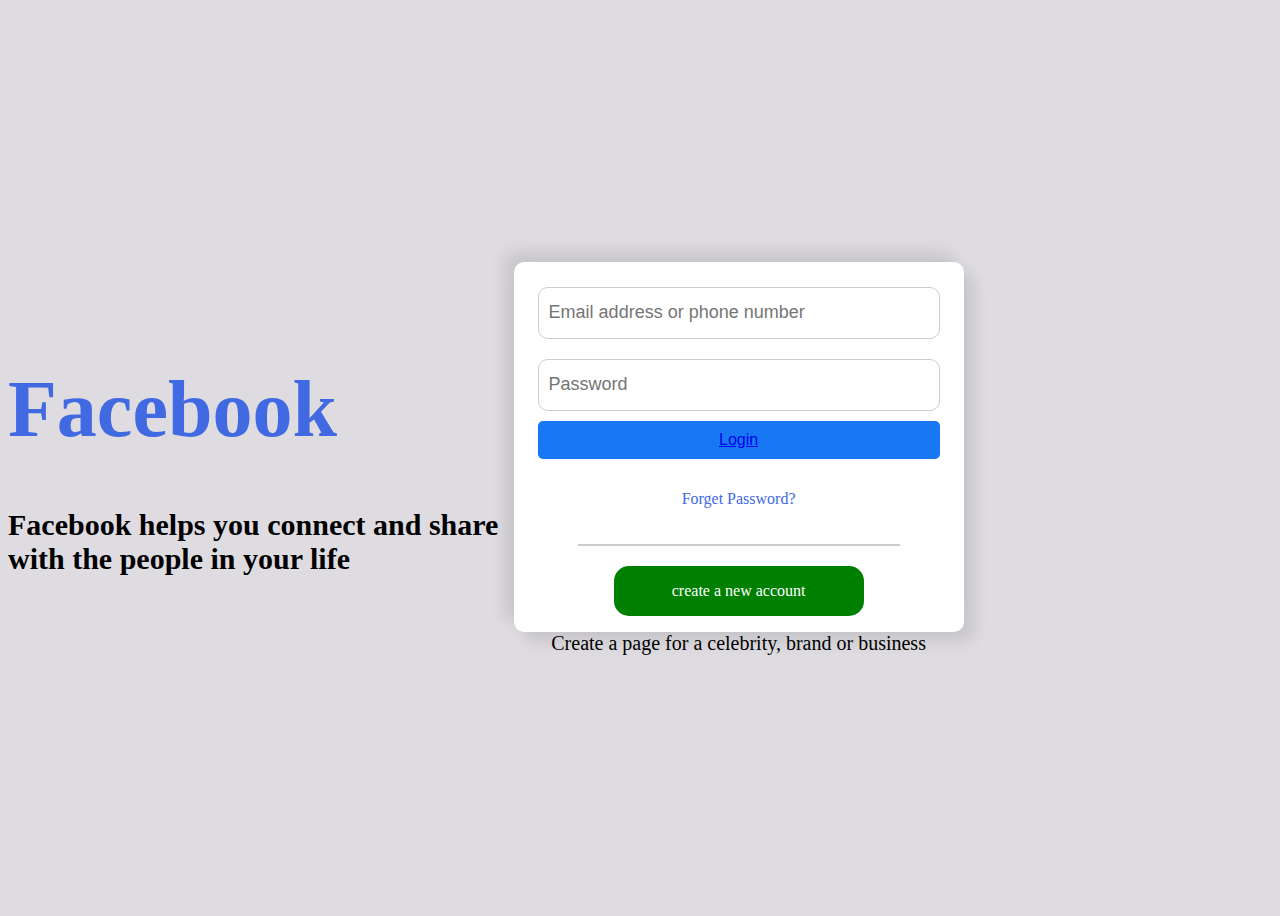
<file: index.html>
<!DOCTYPE html>
<html lang="en">
<head>
    <meta charset="UTF-8">
    <meta name="viewport" content="width=device-width, initial-scale=1.0">
    <title>Facebook</title>
    <link rel="stylesheet" href="./style.css">
</head>
<body>
    <div class="Container">
        <div class="LeftPart">
            <h1>Facebook</h1>
            <h3>Facebook helps you connect and share with the people in your life</h3>

        </div>
        <div class="RightPart">
            <div class="LoginPage">
                <form action="">
                <input type="text" placeholder="Email address or phone number">
                <input type="password" placeholder="Password ">
                <button><a href="./Dash.html" target="_blank">Login</a></button>
                 </form>
                 <p>Forget Password?</p>
                 <hr>
                 <div class="CreateAccount">
                    create a new account
                 </div>
            </div>
            <div class="Footer">
                <span>Create a page for a celebrity, brand or business</span>
            </div>

        </div>
    </div>
    
</body>
</html>
</file>
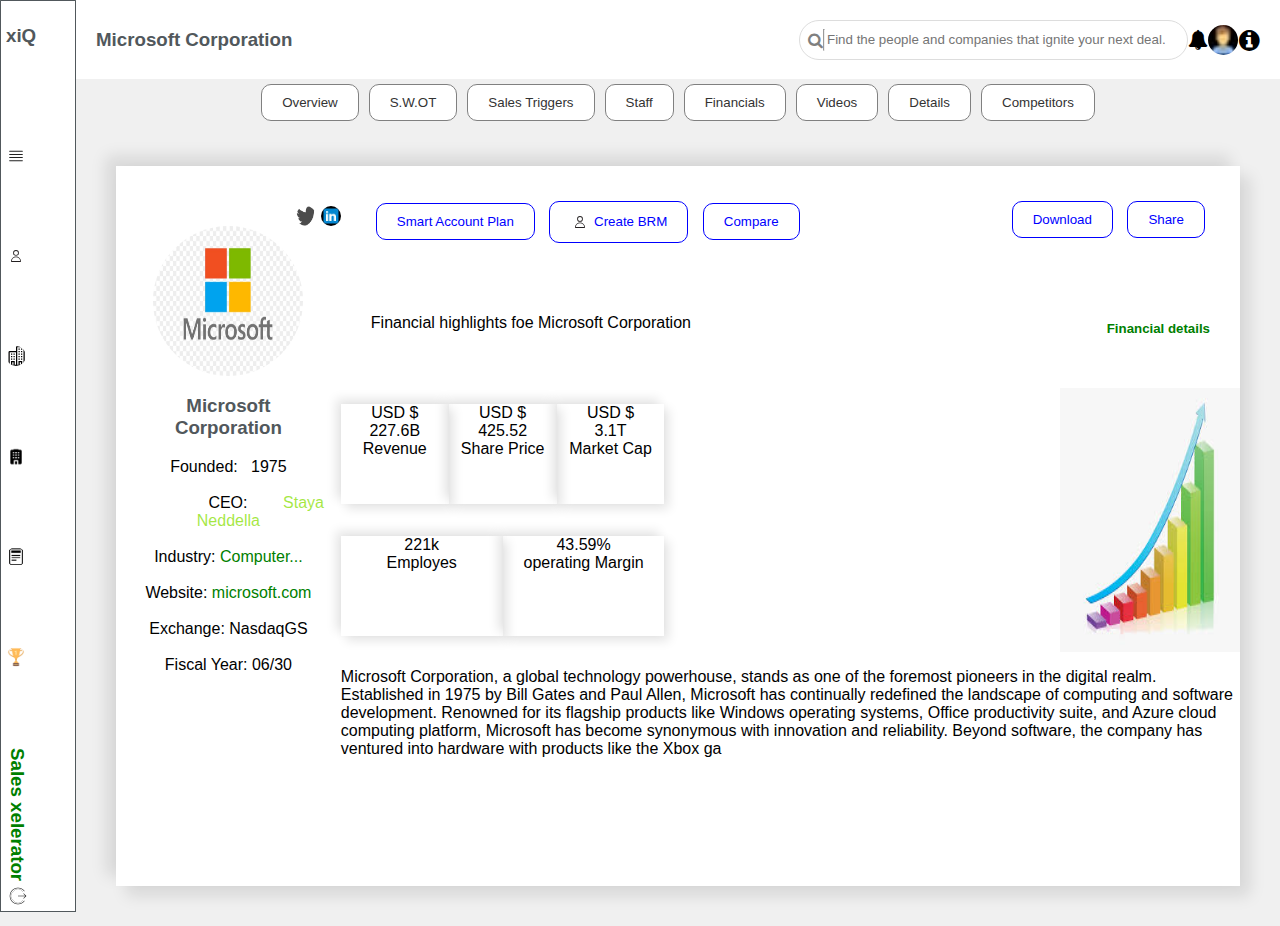
<file: Dash.html>
<!DOCTYPE html>
<html lang="en">

<head>
  <meta charset="UTF-8" />
  <meta name="viewport" content="width=device-width, initial-scale=1.0" />
  <title>Document</title>
  <link rel="stylesheet" href="./Dash.css" />
  <link rel="stylesheet" href="https://cdnjs.cloudflare.com/ajax/libs/font-awesome/4.7.0/css/font-awesome.min.css" />
  <link rel="stylesheet" href="https://cdnjs.cloudflare.com/ajax/libs/font-awesome/4.7.0/css/font-awesome.min.css" />
  <link rel="stylesheet" href="https://cdnjs.cloudflare.com/ajax/libs/font-awesome/4.7.0/css/font-awesome.min.css" />
</head>

<body>
  <div class="Main">
    <div class="SideBar">
      <h3>xiQ</h3>
      <img src="./category.svg" alt="cate" class="Cat" />
      <img src="./profile.svg" alt="profile" class="Cat" />
      <img src="./building.svg" alt="building" class="Cat" />
      <img src="./icons8-building-48.png" alt="icon" class="Cat" />
      <img src="./icons8-file-64.png" alt="icon" class="Cat" />
      <img src="./icons8-trophy-48.png" alt="icon" class="Cat" />
      <h3 class="vertical-text">
        <span>Sales</span>
        <span>xelerator</span>
        <img style="padding-right: 8px" src="./icons8-logout-80.png" alt="icon" class="Cat" />
      </h3>
    </div>

    <div class="Container">
      <div class="NavBar">
        <div class="HeaderParent">
          <div class="LeftSide">
            <h3>Microsoft Corporation</h3>
          </div>
          <div class="RightSide">
            <div class="SearchContainer">
              <div class="SearchIcon">
                <i class="fa fa-search"></i>

                <hr style="
                      height: 20px;
                      width: 0.5px;
                      margin: 0%;
                      color: black 600;
                    " />

                <input type="text" placeholder="Find the people and companies that ignite your next deal." />
              </div>
              <div class="Icon">
                <i class="fa fa-bell"></i>
                <img src="Avatar.jpeg" alt="Avatar" class="avatar" />
                <i class="fa fa-info-circle"></i>
              </div>
            </div>
          </div>
        </div>
      </div>
      <div class="Buttons">
        <button>Overview</button>
        <button>S.W.OT</button>
        <button>Sales Triggers</button>
        <button>Staff</button>
        <button>Financials</button>
        <button>Videos</button>
        <button>Details</button>
        <button>Competitors</button>
      </div>
      <div class="Cards">
        <div class="LeftSide2">
          <div class="Header">
            <img src="./logo-twitter-png-5872.png" alt="twitter" class="img" />
            <img src="./WhatsApp Image 2024-04-12 at 8.32.48 PM.jpeg" alt="in" class="img" />
          </div>
          <div class="Profile2">
            <img src="./WhatsApp Image 2024-04-13 at 6.43.52 PM.jpeg" alt="profile" class="Pro" />
          </div>
          <div class="Text">
            <h3>
              <b>Microsoft<br />Corporation</b>
            </h3>
          </div>
          <div class="Found">
            <p>
              Founded:
              &nbsp&nbsp1975<br /><br>&nbsp&nbsp&nbsp&nbsp&nbsp&nbsp&nbsp&nbsp&nbsp&nbsp&nbsp&nbsp&nbsp&nbsp&nbsp&nbsp
              CEO:
              <span style="color: rgba(145, 226, 22, 0.819)">&nbsp&nbsp&nbsp&nbsp&nbsp&nbsp&nbspStaya
                Neddella</span><br /><br>

              Industry: <span style="color: green">Computer...</span> <br /><br>
              Website: <span style="color: green">microsoft.com</span> <br /><br>
              Exchange: NasdaqGS <br /><br>
              Fiscal Year: 06/30
            </p>
          </div>
        </div>

        <div class="RightSide2">
          <div class="Header2">
            <div class="LeftSide3">
              <button class="Button2">Smart Account Plan</button>
              <button class="Button2"> <img src="./profile.svg" alt="pro" class="Cat"> Create BRM</button>
              <button class="Button2">Compare</button>
            </div>
            <div class="RightSide3">
              <button class="Button2">Download</button>
              <button class="Button2">Share</button>
            </div>
          </div>
          <div class="Text2">
            <div class="LeftText">
              <p></p>Financial highlights foe Microsoft Corporation</p>
            </div>
            <div class="RightText">
              <h5 style="color: green;">Financial details</h5>
            </div>

          </div>
          <div class="Card2">
            <div class="LeftCard">
              <div class="Box1">
                <p class="Box">USD $ <br> 227.6B <br>
                  Revenue
                </p>
                <p class="Box">USD $ <br> 425.52 <br>
                  Share Price
                </p>
                <p class="Box">USD $ <br> 3.1T <br>
                  Market Cap
                </p>


              </div>
              <div class="Box4">
                <p class="Box2">221k <br>
                  Employes</p>
                  <p class="Box2"> 43.59% <br>
                    operating Margin</p>
              </div>

            </div>
            <div class="RightCard">
              <img src="./WhatsApp Image 2024-04-13 at 9.10.02 PM.jpeg" alt="card" class="imgcard">
              
            </div>
          </div>
          <div>
            <p>Microsoft Corporation, a global technology powerhouse, stands as one of the foremost pioneers in the digital realm. Established in 1975 by Bill Gates and Paul Allen, Microsoft has continually redefined the landscape of computing and software development. Renowned for its flagship products like Windows operating systems, Office productivity suite, and Azure cloud computing platform, Microsoft has become synonymous with innovation and reliability. Beyond software, the company has ventured into hardware with products like the Xbox ga</p>
          </div>
        </div>
      </div>
    </div>
  </div>
</body>

</html>

<!-- <!DOCTYPE html>
<html lang="en">
<head>
    <meta charset="UTF-8">
    <meta name="viewport" content="width=device-width, initial-scale=1.0">
    <title>Document</title>
</head>
<body>
    <div class="Parent">
        <div class="SideBar">
            <h3>abs</h3>
            <h3>first</h3>
            <h3>second</h3>
        </div>

    </div>
    
</body>
</html> -->
</file>
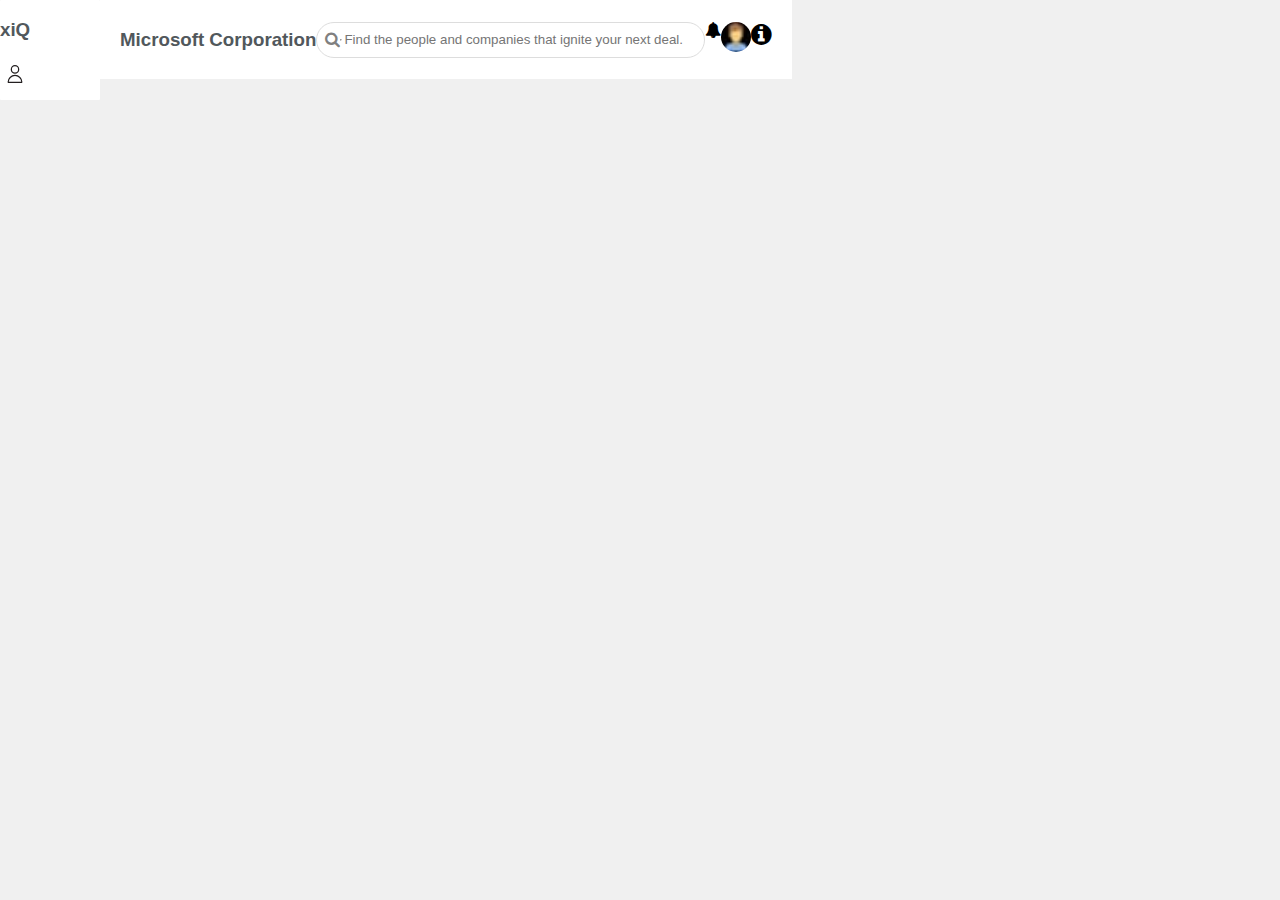
<file: DashBord.html>
<!DOCTYPE html>
<html lang="en">
<head>
    <meta charset="UTF-8">
    <meta name="viewport" content="width=device-width, initial-scale=1.0">
    <title>DashBord</title>
    <link rel="stylesheet" href="./index.css">
    <link
      rel="stylesheet"
      href="https://cdnjs.cloudflare.com/ajax/libs/font-awesome/4.7.0/css/font-awesome.min.css"
    />
    <link
      rel="stylesheet"
      href="https://cdnjs.cloudflare.com/ajax/libs/font-awesome/4.7.0/css/font-awesome.min.css"
    />
    <link
      rel="stylesheet"
      href="https://cdnjs.cloudflare.com/ajax/libs/font-awesome/4.7.0/css/font-awesome.min.css"
    />
</head>
<body>
    <div class="Parent">
        <div class="SideBar">
            <h3>xiQ</h3>
            <img src="./profile.svg" alt="profile" class="Profile">
        </div>
        <div class="Container">
            <div class="NavBar">
                <div class="HeaderParent">
                  <div class="LeftSide">
                    <h3>Microsoft Corporation</h3>
                  </div>
                  <div class="RightSide">
                    <div class="SearchContainer">
                      <div class="SearchIcon">
                        <i class="fa fa-search"></i>
                        <hr>
                        <input
                          type="text"
                          placeholder="Find the people and companies that ignite your next deal."
                        />
                      </div>
                      <i class="fa fa-bell"></i>
                      <img src="Avatar.jpeg" alt="Avatar" class="avatar" />
                      <i class="fa fa-info-circle"></i>
                    </div>
                  </div>
                </div>
              </div>
        </div>
    </div>
    
</body>
</html>
</file>
<file: style.css>
body{
    height: 100;
    display: flex;
    justify-content: center;
    align-items: center;
    flex-direction: column;
    background-color: rgb(222,220,224);

    }
    .Container{
        height: 100vh;
        display: flex;
        flex-direction: row;
        align-items: center;
        
    }
    .LeftPart{
        width: 40%;
    }
    h1{
        color: royalblue;
        font-size: 80px;
    }
    h3{
        color: black;
        font-size: 30px;
    }
    .RightPart{
        
        display: flex;
        align-items: center;
        flex-direction: column;
    }
    .LoginPage{
        display: flex;
        flex-direction: column;
        align-items: center;
        background-color: white;
        width: 450px;
        height: 370px;
        box-shadow: -10px -10px 15px rgba(0,0,0,0.1),
        10px 10px 15px rgba(0,0,0,0.1) ;
        border-radius: 10px;
    }
    form{
        display: flex;
        flex-direction: column;
        justify-content: center;
        align-items: center;
        padding: 15px 0px;
    }
    input{
        width: 380px;
        height: 50px;
        margin: 10px 0px;
        padding: 0px 10px;
        outline: none;
        border: 1px solid #ccc;
        font-size: 18px;
        border-radius:10px
    }
    button{
        background-color: #1877F2;
        color: #fff;
        padding: 10px 20px;
        font-size: 16px;
        border: none;
        border-radius: 5px;
        cursor: pointer;
        display: inline-block;
        text-decoration: none;
        text-align: center;
        transition: background-color 0.3s ease;
        width: 100%;
      }
    
    p{
        color: royalblue;
    }
    hr{
        border: 1px solid #ccc;
        width: 320px;
        margin: 20px 0px;
    }
    .CreateAccount{ display: flex;
        justify-content: center;
        align-items: center;
        text-align: center;
        background-color: green;
        width: 250px;
        height: 50px;
        border-radius: 15px;
        color: white;

    }
    .Footer{
        font-size: 20px;
        color: black;
    }
</file>
<file: Dash.css>
body {
    margin: 0;
    font-family: Arial, sans-serif;
    background-color: #f0f0f0;
  }
  .Main{
    display: flex;
    
  }
  .Container{
    width: 95%;
    
  }
  .SideBar{
    width: 5%;
    background-color: white; 
    border-radius: 0.5px;
    border: 0.5px solid #51585c;
    padding: 5px;
    height: 100vh;
    display: flex ;
    flex-direction: column;
    justify-content: space-between;
    
  }

  .Cat{
    vertical-align: middle;
    width: 20px;
    height: 20px;
    border-radius: 50%;
    
  }
  .vertical-text {
    writing-mode: vertical-rl;
    text-orientation:initial;
    white-space: nowrap;
    color: green;
    padding-right: 15px;
    
  }
  
  .NavBar{
    padding: 10px 20px;
    background-color: white;
    justify-content: space-between;
    align-items: center;
    color: gray;
    
  }
  .HeaderParent{
    display: flex;
    
  }
  .LeftSide{
    flex: 1;
  }
  h3{
    color: #51585c;
  }
  .RightSide{
    display: flex;
    align-items: center;
  }
  .NavBar input[type="text"] {
    
    width: 350px;
    border: none;
  }
  .SearchContainer{
    display: flex;
  }
  .SearchIcon{
    padding: 8px;
    border-radius: 20px;
    border: 1px solid #ddd;
    display: flex;
    align-items: center;
    
  }
  .Icon{
    display: flex;
    align-items: center;
    

    
  }
  
  .avatar {
    vertical-align: middle;
    width: 30px;
    height: 30px;
    border-radius: 50%;
    padding-right: 1px;
  }
  .fa.fa-info-circle {
    color: black;
    font-size: 24px;
}
.fa.fa-bell {
  color: black;
  font-size: 20px;
  
}
.Buttons{
  justify-content: center;
  display: flex;
  text-align: center;
  color: gray;
 
}
.Buttons button {
  margin: 5px;
  background-color: white; 
  color: #333; 
  border-radius: 10px;
  padding: 10px 20px; 
  cursor: pointer;
  border: 0.5px solid  gray; 
}
.Buttons button:hover {
  background-color: greenyellow;
  color: green;
}
.Cards{
  background-color: white;
    margin: 40px;
    box-shadow: -10px -10px 15px rgba(0,0,0,0.1),
        10px 10px 15px rgba(0,0,0,0.1) ;
        height: 80vh;
        display: flex;
}
.img{
  vertical-align: middle;
    width: 20px;
    height: 20px;
    border-radius: 50%;
}
.Header{
  text-align: end;
  padding-top: 40px;
}
.LeftSide2{
  
  width: 20%;
  

}
.Profile2{
  text-align: center;
  
}

.Pro{
  vertical-align: middle;
    width: 150px;
    height: 150px;
    border-radius: 50%;
    padding-right: 1px;
}
.Text{
  text-align: center;
}
.Found{
  text-align: center;
}
.RightSide2{
  width: 80%;
}
.Header2{
  display: flex;
  justify-content: space-between;
  padding: 20px;
    margin: 10px;
    
}
.Button2{
  margin: 5px;
  background-color: white; 
  color: #333; 
  border-radius: 10px;
  padding: 10px 20px; 
  cursor: pointer;
  border: 0.5px solid  blue;
  color: blue;
}
.Button2:hover {
  background-color: blue;
  color: white;
}
.Text2{
  display: flex;
  justify-content: space-between;
  padding: 20px;
    margin: 10px;
}
.LeftCard{
  
  width: 80%;
}
.Box1{
  display: flex;
  background-color: white;

}
.Box{
  box-shadow: -5px -5px 10px rgba(0, 0, 0, 0.1),
              5px 5px 10px rgba(0, 0, 0, 0.1);
        height: 100px;
        width: 15%;
        text-align: center;
        align-items: center;
        
}
.Box2{
  box-shadow: -5px -5px 10px rgba(0, 0, 0, 0.1),
              5px 5px 10px rgba(0, 0, 0, 0.1);
        height: 100px;
        width: 22.5%;
        text-align: center;
        align-items: center;
        
}
.RightCard{
  display: flex;
  ;
  width: 20%;
}
.Box1{
  display: flex;
}
.Box4{
  display: flex;
}
  .Card2{
    display: flex;
    justify-content: space-between;
  }
  .imgcard{
    height: 100%;
    width: 100%;
  }
</file>
<file: index.css>
body {
    margin: 0;
    font-family: Arial, sans-serif;
    background-color: #f0f0f0;
  }
  .Container{
    height: 100vh;
  }
.Parent{
    display: flex;
}


.Profile{
    vertical-align: middle;
    width: 30px;
    height: 30px;
    border-radius: 50%;
}
.SideBar{
    width: 100px;
    background-color: white;
    border-radius: 1px;
    border: none;
    height: 100px;
}
.NavBar{
    padding: 10px 20px;
    background-color: white;
    justify-content: space-between;
    align-items: center;
    color: gray;
    
    
  }
  .HeaderParent{
    display: flex;
  }
  .LeftSide{
    flex: 1;
  }
  h3{
    color: #51585c;
  }
  .RightSide{
    display: flex;
    align-items: center;
  }
  .NavBar input[type="text"] {
    
    width: 350px;
    border: none;
  }
  .SearchContainer{
    display: flex;
  }
  .SearchIcon{
    padding: 8px;
    border-radius: 20px;
    border: 1px solid #ddd;
    display: flex;
    
  }
  
  .avatar {
    vertical-align: middle;
    width: 30px;
    height: 30px;
    border-radius: 50%;
  }
  .fa.fa-info-circle {
    color: black;
    font-size: 24px;
}
.fa.fa-bell {
  color: black;
}
</file>
